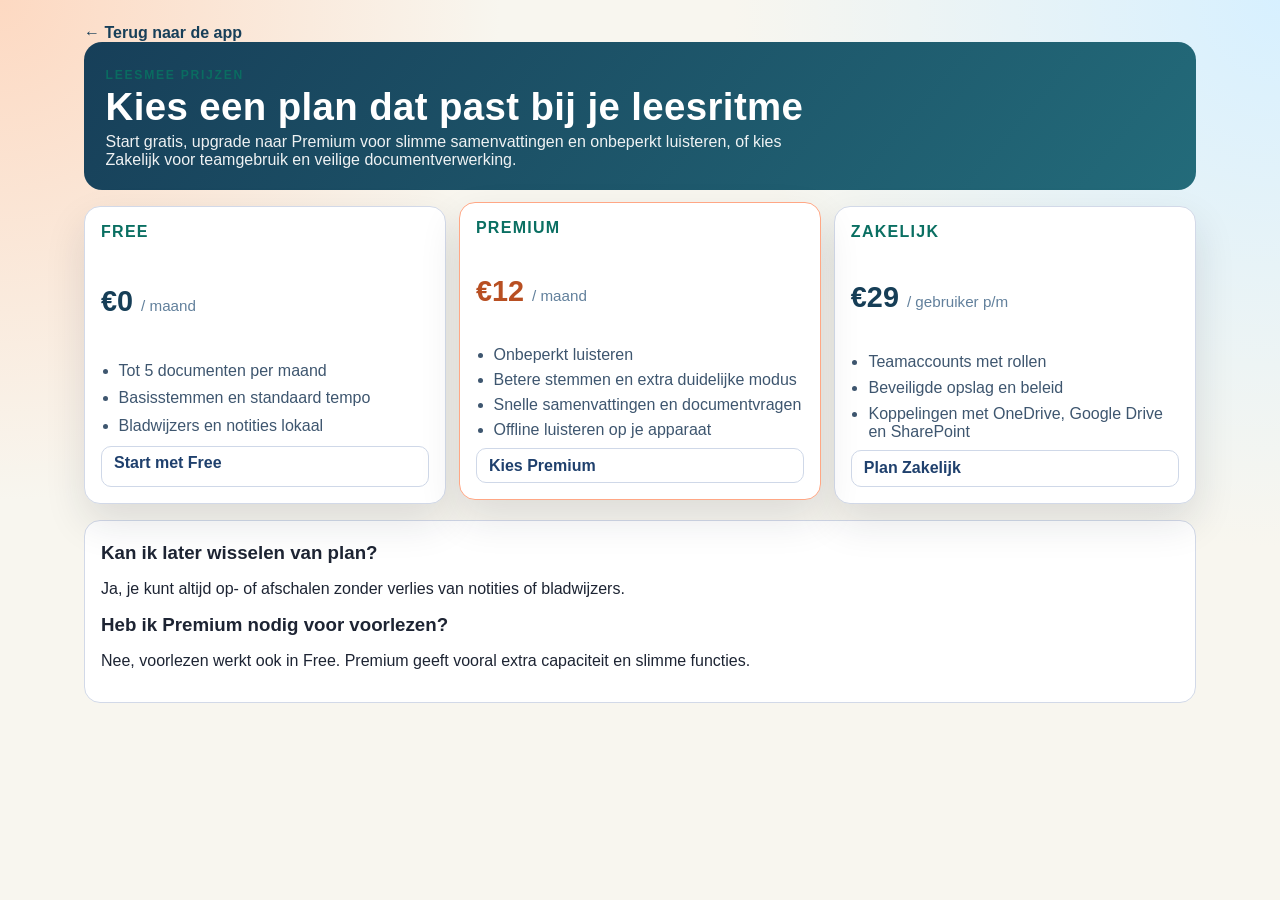
<file: Talki Talki/pricing.html>
<!doctype html>
<html lang="nl">
  <head>
    <meta charset="UTF-8" />
    <meta name="viewport" content="width=device-width, initial-scale=1.0" />
    <title>LeesMee Prijzen</title>
    <meta name="description" content="Kies het juiste LeesMee-plan: Free, Premium of Zakelijk." />
    <link rel="stylesheet" href="./styles.css" />
  </head>
  <body class="pricing-page">
    <div class="pricing-shell">
      <a class="back-link" href="./index.html">← Terug naar de app</a>

      <header class="pricing-hero">
        <div>
          <p class="eyebrow">LeesMee Prijzen</p>
          <h1>Kies een plan dat past bij je leesritme</h1>
          <p>
            Start gratis, upgrade naar Premium voor slimme samenvattingen en onbeperkt luisteren,
            of kies Zakelijk voor teamgebruik en veilige documentverwerking.
          </p>
        </div>
      </header>

      <main class="pricing-grid" aria-label="Prijsplannen">
        <section class="price-card">
          <h2>Free</h2>
          <p class="price-tag">€0 <span>/ maand</span></p>
          <ul>
            <li>Tot 5 documenten per maand</li>
            <li>Basisstemmen en standaard tempo</li>
            <li>Bladwijzers en notities lokaal</li>
          </ul>
          <a class="pricing-link" href="./index.html?plan=free">Start met Free</a>
        </section>

        <section class="price-card featured">
          <h2>Premium</h2>
          <p class="price-tag">€12 <span>/ maand</span></p>
          <ul>
            <li>Onbeperkt luisteren</li>
            <li>Betere stemmen en extra duidelijke modus</li>
            <li>Snelle samenvattingen en documentvragen</li>
            <li>Offline luisteren op je apparaat</li>
          </ul>
          <a class="pricing-link" href="./index.html?plan=premium">Kies Premium</a>
        </section>

        <section class="price-card">
          <h2>Zakelijk</h2>
          <p class="price-tag">€29 <span>/ gebruiker p/m</span></p>
          <ul>
            <li>Teamaccounts met rollen</li>
            <li>Beveiligde opslag en beleid</li>
            <li>Koppelingen met OneDrive, Google Drive en SharePoint</li>
          </ul>
          <a class="pricing-link" href="./index.html?plan=zakelijk">Plan Zakelijk</a>
        </section>
      </main>

      <section class="faq" aria-label="Veelgestelde vragen">
        <h3>Kan ik later wisselen van plan?</h3>
        <p>Ja, je kunt altijd op- of afschalen zonder verlies van notities of bladwijzers.</p>
        <h3>Heb ik Premium nodig voor voorlezen?</h3>
        <p>Nee, voorlezen werkt ook in Free. Premium geeft vooral extra capaciteit en slimme functies.</p>
      </section>
    </div>
  </body>
</html>
</file>
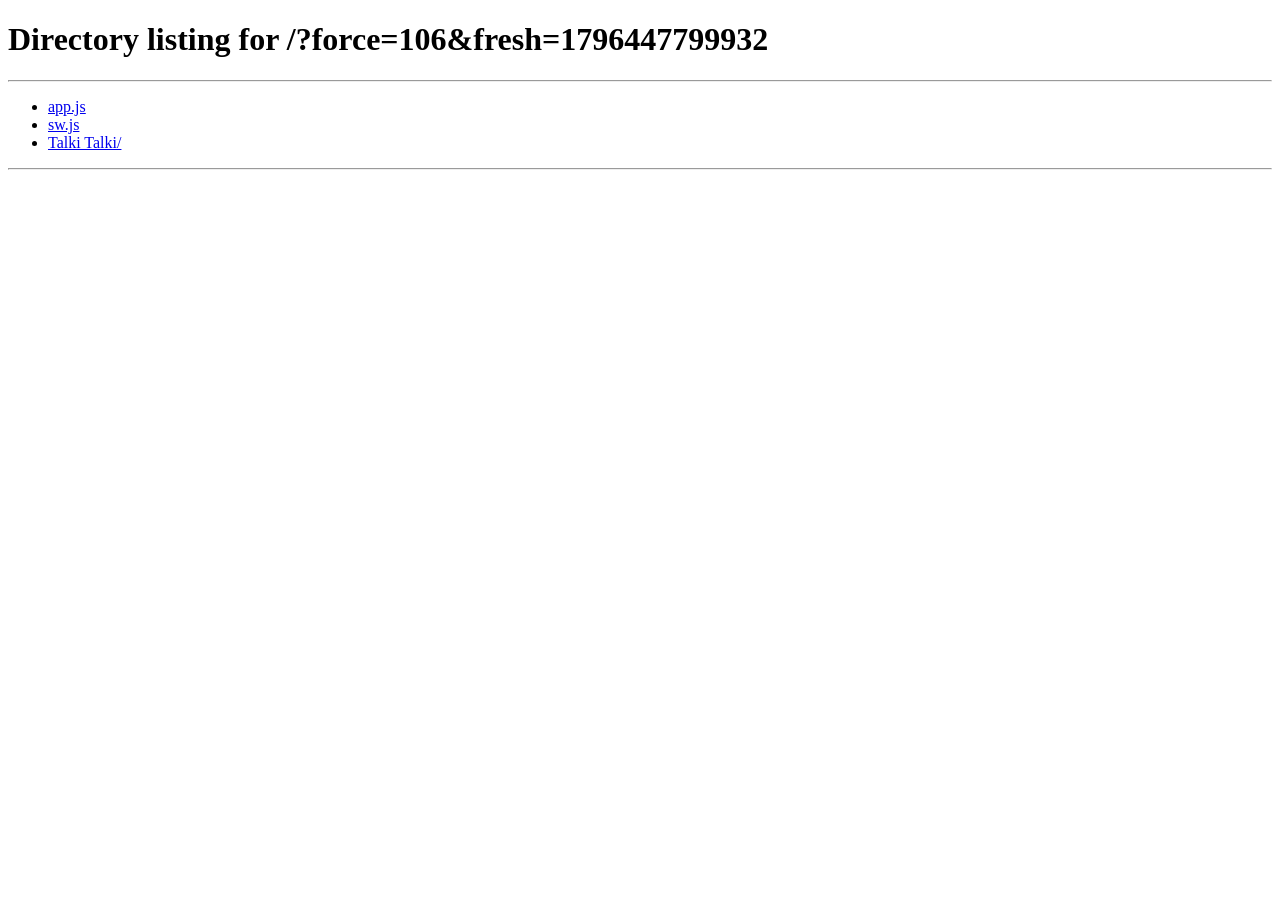
<file: Talki Talki/reset.html>
<!doctype html>
<html lang="nl">
  <head>
    <meta charset="UTF-8" />
    <meta name="viewport" content="width=device-width, initial-scale=1.0" />
    <title>LeesMee reset</title>
    <style>
      body {
        margin: 0;
        font-family: system-ui, -apple-system, Segoe UI, Roboto, sans-serif;
        display: grid;
        place-items: center;
        min-height: 100vh;
        background: #f6f7fb;
        color: #1f2937;
      }
      .card {
        background: #fff;
        border: 1px solid #e5e7eb;
        border-radius: 14px;
        padding: 20px;
        width: min(520px, 92vw);
        box-shadow: 0 10px 30px rgba(15, 23, 42, 0.08);
      }
      h1 {
        margin: 0 0 10px;
        font-size: 1.1rem;
      }
      p {
        margin: 0;
        line-height: 1.5;
      }
      .muted {
        margin-top: 10px;
        color: #6b7280;
        font-size: 0.92rem;
      }
    </style>
  </head>
  <body>
    <div class="card">
      <h1>LeesMee wordt ververst</h1>
      <p id="status">Oude cache en service worker worden opgeschoond...</p>
      <p class="muted">Je wordt automatisch doorgestuurd.</p>
    </div>
    <script>
      (async () => {
        const statusEl = document.getElementById("status");
        try {
          if ("serviceWorker" in navigator) {
            const regs = await navigator.serviceWorker.getRegistrations();
            await Promise.all(regs.map((reg) => reg.unregister()));
          }
          if ("caches" in window) {
            const keys = await caches.keys();
            await Promise.all(keys.map((k) => caches.delete(k)));
          }
          statusEl.textContent = "Opschonen klaar. Doorsturen...";
        } catch (err) {
          statusEl.textContent = "Deels gelukt. We sturen je toch door...";
        }
        window.location.replace("/?force=106&fresh=" + Date.now());
      })();
    </script>
  </body>
</html>
</file>
<file: Talki Talki/styles.css>
:root {
  --bg: #f7f3e9;
  --paper: #fffdf8;
  --ink: #1d2433;
  --muted: #617089;
  --primary: #0f8c7c;
  --primary-strong: #0a6f62;
  --accent: #ff7a45;
  --line: #d7d3c7;
  --highlight: #ffeb9e;
  --chip: #e9f8f3;
  --shadow: 0 18px 40px rgba(26, 33, 46, 0.12);
}

* {
  box-sizing: border-box;
}

body {
  margin: 0;
  min-height: 100vh;
  font-family: "Avenir Next", "Segoe UI", sans-serif;
  color: var(--ink);
  background: radial-gradient(circle at 10% 5%, #fce2cf 0, transparent 35%),
    radial-gradient(circle at 80% 20%, #d7f2ea 0, transparent 40%), var(--bg);
}

.app-shell {
  max-width: 1440px;
  margin: 0 auto;
  padding: 1.5rem;
}

.hero {
  display: flex;
  justify-content: space-between;
  align-items: end;
  gap: 1rem;
  margin-bottom: 1.2rem;
}

.eyebrow {
  margin: 0;
  text-transform: uppercase;
  letter-spacing: 0.14em;
  font-weight: 700;
  color: var(--primary-strong);
  font-size: 0.76rem;
}

h1 {
  margin: 0.2rem 0;
  font-family: "Avenir Next Condensed", "Trebuchet MS", sans-serif;
  font-size: clamp(1.9rem, 3vw, 3.1rem);
  letter-spacing: 0.01em;
}

.subtitle {
  margin: 0;
  color: var(--muted);
}

.hero-badge {
  font-weight: 700;
  color: #fff;
  background: linear-gradient(120deg, var(--accent), #ff9f7f);
  padding: 0.35rem 0.7rem;
  border-radius: 999px;
  box-shadow: var(--shadow);
}

.hero-actions {
  display: flex;
  align-items: center;
  flex-wrap: wrap;
  gap: 0.45rem;
}

.plan-pill {
  margin: 0;
  border: 1px solid #b8decf;
  background: #effcf7;
  color: #186454;
  border-radius: 999px;
  padding: 0.32rem 0.65rem;
  font-size: 0.88rem;
  font-weight: 700;
}

.version-pill {
  margin: 0;
  border: 1px solid #cfd8e8;
  background: #fff;
  color: #2f4668;
  border-radius: 999px;
  padding: 0.32rem 0.65rem;
  font-size: 0.83rem;
  font-weight: 700;
}

.pricing-link {
  color: #1f406d;
  text-decoration: none;
  border: 1px solid #cfd8e8;
  border-radius: 10px;
  padding: 0.48rem 0.75rem;
  font-weight: 600;
  background: #fff;
}

.pricing-link:hover {
  background: #f6f9ff;
}

.layout {
  display: grid;
  grid-template-columns: minmax(0, 1.15fr) minmax(0, 1fr);
  gap: 1rem;
}

.update-notice {
  margin: 0 0 1rem;
  border: 1px solid #f3b18f;
  background: #fff3eb;
  border-radius: 12px;
  padding: 0.55rem 0.7rem;
  display: flex;
  align-items: center;
  justify-content: space-between;
  gap: 0.7rem;
  color: #854123;
  font-weight: 600;
}

.panel {
  background: var(--paper);
  border: 1px solid var(--line);
  border-radius: 16px;
  box-shadow: var(--shadow);
  padding: 1rem;
  min-height: 70vh;
}

h2 {
  margin: 0.9rem 0 0.7rem;
  font-size: 1rem;
  text-transform: uppercase;
  letter-spacing: 0.08em;
  color: var(--primary-strong);
}

h2:first-child {
  margin-top: 0;
}

label,
.file,
input,
select,
textarea,
button {
  font: inherit;
}

.file {
  display: flex;
  justify-content: space-between;
  align-items: center;
  gap: 0.8rem;
  border: 1px dashed #a7b4c8;
  border-radius: 10px;
  padding: 0.7rem;
}

.file input {
  max-width: 170px;
}

textarea,
input[type="text"],
select {
  width: 100%;
  border: 1px solid #bcc5d4;
  border-radius: 10px;
  padding: 0.6rem 0.7rem;
  background: #fff;
  color: var(--ink);
}

textarea {
  resize: vertical;
}

.grid-2 {
  display: grid;
  grid-template-columns: 1fr 1fr;
  gap: 0.7rem;
}

.row {
  display: flex;
  gap: 0.5rem;
  margin-top: 0.5rem;
}

.row.wrap {
  flex-wrap: wrap;
}

button {
  border: 1px solid transparent;
  border-radius: 10px;
  min-height: 44px;
  padding: 0.58rem 0.8rem;
  cursor: pointer;
  font-weight: 600;
  background: var(--primary);
  color: #fff;
  transition: transform 120ms ease, filter 120ms ease;
}

button:hover {
  transform: translateY(-1px);
  filter: brightness(1.05);
}

button.secondary {
  background: #fff;
  color: var(--primary-strong);
  border-color: var(--primary);
}

button.ghost {
  background: #f4f6fa;
  color: #34465f;
  border-color: #d2d9e5;
}

.small-btn {
  padding: 0.35rem 0.6rem;
}

.mode-btn.active {
  background: var(--accent);
  color: #fff;
}

.insight-menu {
  margin-top: 0;
}

.insight-tab {
  flex: 1 1 0;
}

.insight-tab.active {
  background: var(--accent);
  border-color: var(--accent);
  color: #fff;
}

.insight-pane {
  display: none;
  margin-top: 0.7rem;
  gap: 0.6rem;
}

.insight-pane.active {
  display: grid;
}

.muted {
  color: var(--muted);
  margin: 0.5rem 0;
}

.load-indicator {
  margin-top: 0.5rem;
  border: 1px solid #d7deea;
  border-radius: 10px;
  padding: 0.5rem 0.6rem;
  background: #f8fbff;
}

.load-phase,
.load-progress-text {
  margin: 0;
}

.load-progress {
  margin-top: 0.35rem;
  height: 10px;
  border-radius: 999px;
  border: 1px solid #c8d8e9;
  background: #eef3fb;
  overflow: hidden;
}

.load-progress-fill {
  height: 100%;
  width: 0%;
  background: linear-gradient(90deg, #ff7a45, #0f8c7c);
  transition: width 160ms ease;
}

.load-progress-text {
  margin-top: 0.3rem;
}

.hidden {
  display: none !important;
}

.playback-status {
  margin: 0.55rem 0 0;
  border: 1px solid #cfe4dc;
  border-radius: 10px;
  padding: 0.45rem 0.6rem;
  background: #f3fcf8;
  color: #225e50;
  font-weight: 600;
}

.player-progress {
  margin-top: 0.45rem;
  height: 10px;
  border-radius: 999px;
  border: 1px solid #c8d8e9;
  background: #eef3fb;
  overflow: hidden;
}

.player-progress-fill {
  height: 100%;
  width: 0%;
  background: linear-gradient(90deg, #0f8c7c, #3bb0a1);
  transition: width 160ms ease;
}

.player-progress-text {
  margin: 0.35rem 0 0;
}

button:disabled {
  opacity: 0.55;
  cursor: not-allowed;
  transform: none !important;
  filter: none !important;
}

.toggle {
  display: flex;
  gap: 0.6rem;
  align-items: start;
  margin-top: 0.6rem;
  color: #3f4e65;
}

.reader-text {
  max-height: 62vh;
  overflow: auto;
  border: 1px solid #e1e5ec;
  border-radius: 12px;
  padding: 0.9rem;
  line-height: 1.7;
  background: #fff;
}

.chunk {
  display: inline;
  border-radius: 4px;
  padding: 0.05rem 0.12rem;
}

.chunk.active {
  background: var(--highlight);
  box-shadow: 0 0 0 2px #ffe073 inset;
}

.chapter-nav {
  display: flex;
  flex-wrap: wrap;
  gap: 0.45rem;
  margin-bottom: 0.7rem;
}

.chapter-nav button {
  background: var(--chip);
  color: #206458;
  border-color: #8ccfbe;
}

.output {
  border: 1px solid #d7deea;
  border-radius: 10px;
  padding: 0.7rem;
  white-space: pre-wrap;
  line-height: 1.55;
  background: #fcfdff;
  min-height: 72px;
}

.notes {
  list-style: none;
  padding: 0;
  margin: 0.7rem 0 0;
  display: grid;
  gap: 0.55rem;
}

.notes li {
  border: 1px solid #d7dde9;
  border-radius: 10px;
  padding: 0.55rem;
  background: #fff;
  display: grid;
  gap: 0.35rem;
}

.note-top {
  display: flex;
  justify-content: space-between;
  gap: 0.5rem;
  color: #5b6d89;
  font-size: 0.9rem;
}

.note-actions {
  display: flex;
  gap: 0.4rem;
}

.saved-list {
  list-style: none;
  padding: 0;
  margin: 0.5rem 0 0;
  display: grid;
  gap: 0.45rem;
}

.saved-item {
  display: flex;
  align-items: center;
  justify-content: space-between;
  gap: 0.55rem;
  border: 1px solid #ccd7e9;
  border-radius: 12px;
  background: #fff;
  padding: 0.55rem;
}

.saved-item-name {
  font-weight: 600;
  line-height: 1.3;
}

.saved-item-actions {
  display: flex;
  gap: 0.35rem;
  flex-wrap: wrap;
}

.saved-list .muted {
  border: 1px dashed #ccd7e9;
  border-radius: 10px;
  padding: 0.55rem;
}

.saved-item button {
  min-height: 34px;
  padding: 0.35rem 0.6rem;
}

.saved-item .secondary {
  color: #24364f;
}

body.pricing-page {
  background: radial-gradient(circle at 0% 0%, #fdd9c2 0, transparent 32%),
    radial-gradient(circle at 100% 0%, #d7f0ff 0, transparent 35%), #f8f6ef;
}

.pricing-shell {
  max-width: 1160px;
  margin: 0 auto;
  padding: 1.5rem;
}

.pricing-hero {
  background: linear-gradient(130deg, #173f59, #236b7a);
  color: #fff;
  border-radius: 18px;
  padding: 1.35rem;
  display: flex;
  justify-content: space-between;
  gap: 1rem;
  align-items: end;
}

.pricing-hero p {
  margin: 0.25rem 0 0;
  max-width: 700px;
  opacity: 0.93;
}

.back-link {
  color: #173f59;
  text-decoration: none;
  font-weight: 700;
}

.pricing-grid {
  margin-top: 1rem;
  display: grid;
  grid-template-columns: repeat(3, 1fr);
  gap: 0.8rem;
}

.price-card {
  border: 1px solid #d2d9e8;
  border-radius: 16px;
  background: #fff;
  padding: 1rem;
  box-shadow: var(--shadow);
  display: grid;
  gap: 0.55rem;
}

.price-card h2 {
  margin: 0;
}

.price-tag {
  font-size: 1.8rem;
  font-weight: 800;
  color: #163e57;
}

.price-tag span {
  font-size: 0.95rem;
  font-weight: 500;
  color: #62809c;
}

.price-card ul {
  margin: 0;
  padding-left: 1.1rem;
  color: #3e566f;
  display: grid;
  gap: 0.45rem;
}

.price-card.featured {
  border-color: #ffa785;
  transform: translateY(-4px);
}

.price-card.featured .price-tag {
  color: #b84f22;
}

.faq {
  margin-top: 1rem;
  background: #fff;
  border: 1px solid #d2d9e8;
  border-radius: 16px;
  padding: 1rem;
}

.faq h3 {
  margin: 0.3rem 0;
}

@keyframes fadeUp {
  from {
    opacity: 0;
    transform: translateY(8px);
  }
  to {
    opacity: 1;
    transform: translateY(0);
  }
}

.panel {
  animation: fadeUp 240ms ease-out;
}

@media (max-width: 1160px) {
  .layout {
    grid-template-columns: 1fr;
  }

  .panel {
    min-height: auto;
  }

  .reader-text {
    max-height: 45vh;
  }

  .pricing-grid {
    grid-template-columns: 1fr;
  }
}

@media (max-width: 860px) {
  .hero {
    flex-direction: column;
    align-items: start;
  }

  .hero-actions {
    width: 100%;
  }

  .hero-actions > * {
    flex: 1 1 auto;
    text-align: center;
  }

  .update-notice {
    flex-direction: column;
    align-items: stretch;
  }
}

@media (max-width: 640px) {
  .app-shell {
    padding: 0.75rem;
  }

  .panel {
    padding: 0.85rem;
  }

  .grid-2 {
    grid-template-columns: 1fr;
  }

  .file {
    flex-direction: column;
    align-items: stretch;
  }

  .file input {
    max-width: none;
    width: 100%;
  }

  .row {
    flex-wrap: wrap;
  }

  .row > button,
  .row > a {
    flex: 1 1 100%;
  }

  .saved-item {
    flex-direction: column;
    align-items: stretch;
  }

  .saved-item-actions {
    width: 100%;
  }

  .saved-item-actions > button {
    flex: 1 1 auto;
  }
}
</file>
